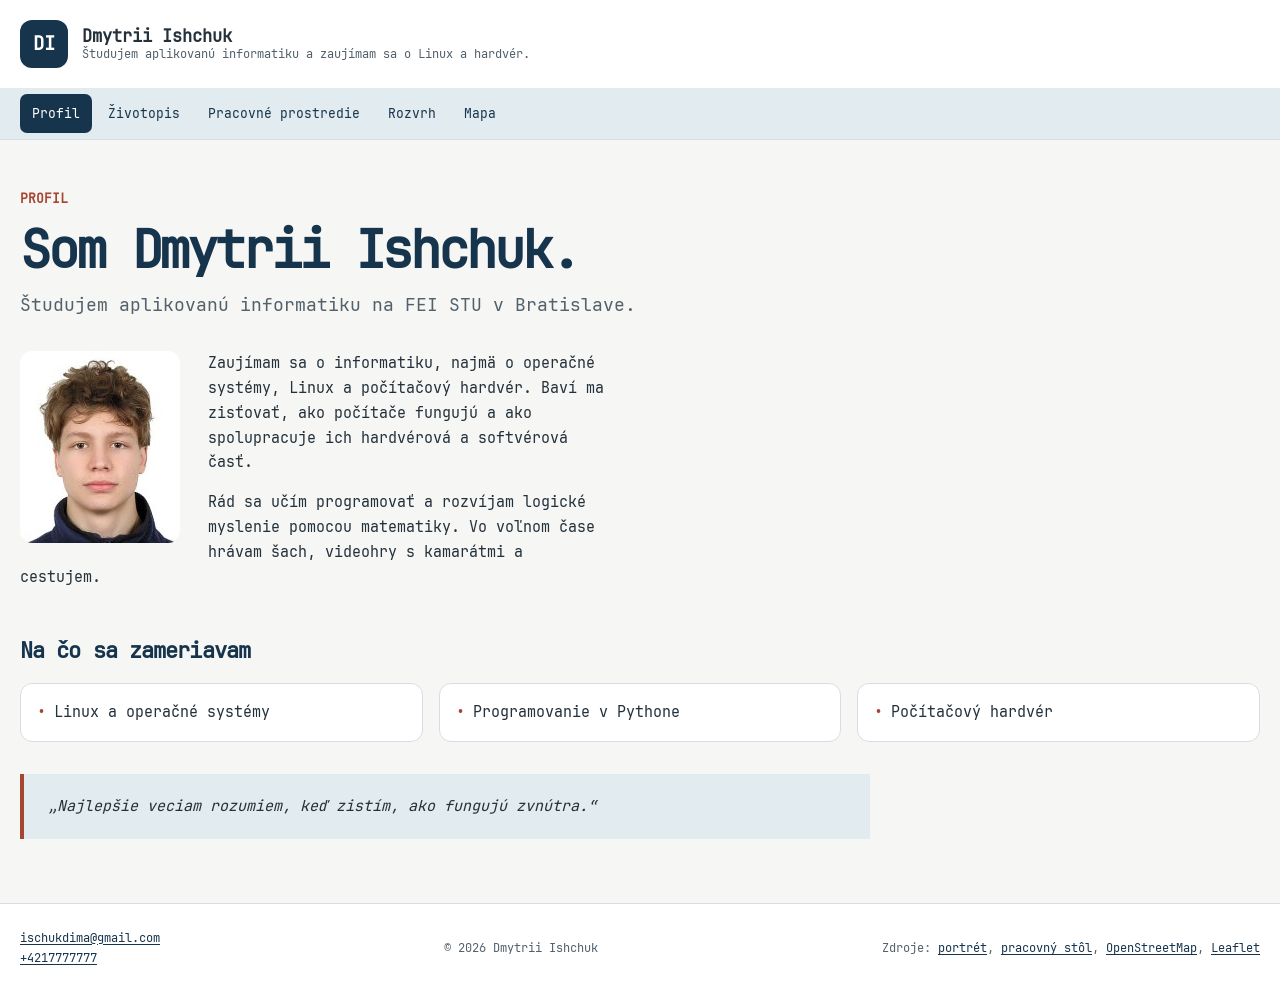
<file: index.html>
<!doctype html>
<html lang="sk">
<head>
  <meta charset="utf-8">
  <meta name="viewport" content="width=device-width, initial-scale=1">
  <meta name="description" content="Profil Dmytrii Ishchuk, študenta aplikovanej informatiky na FEI STU so záujmom o Linux, Python a počítačový hardvér.">
  <meta property="og:title" content="Dmytrii Ishchuk | Profil">
  <meta property="og:description" content="Študujem aplikovanú informatiku na FEI STU a zaujímam sa o Linux, Python a počítačový hardvér.">
  <meta property="og:image" content="img/me.jpeg">
  <title>Dmytrii Ishchuk | Profil</title>
  <link rel="icon" type="image/png" href="favicon.png">
  <link rel="stylesheet" href="css/styles.css">
  <script src="js/script.js" defer></script>
</head>
<body>
  <a class="skip-link" href="#content">Preskočiť na obsah</a>

  <header class="site-header">
    <div class="container masthead">
      <a class="brand" href="index.html" aria-label="Dmytrii Ishchuk – úvodná stránka">
        <span class="monogram" aria-hidden="true">DI</span>
        <span class="brand-text">
          <strong>Dmytrii Ishchuk</strong>
          <small>Študujem aplikovanú informatiku a zaujímam sa o Linux a hardvér.</small>
        </span>
      </a>
    </div>

    <div class="navigation-bar">
      <div class="container navigation-inner">
        <button class="menu-button" type="button" aria-controls="main-nav" aria-expanded="false">
          <span aria-hidden="true">☰</span> Menu
        </button>
        <nav class="main-nav" id="main-nav" aria-label="Hlavná navigácia">
          <ul>
            <li><a href="index.html" aria-current="page">Profil</a></li>
            <li><a href="pages/cv.html">Životopis</a></li>
            <li><a href="pages/workspace.html">Pracovné prostredie</a></li>
            <li><a href="pages/schedule.html">Rozvrh</a></li>
            <li><a href="pages/map.html">Mapa</a></li>
          </ul>
        </nav>
      </div>
    </div>
  </header>

  <main class="container" id="content">
    <section class="profile-section" aria-labelledby="profile-title">
      <p class="eyebrow">Profil</p>
      <h1 id="profile-title">Som Dmytrii Ishchuk.</h1>
      <p class="lead">Študujem aplikovanú informatiku na FEI STU v Bratislave.</p>

      <div class="profile-copy">
        <img class="portrait" src="img/me.jpeg" alt="Portrét Dmytriia Ishchuka" width="160" height="192" loading="lazy">
        <p>Zaujímam sa o informatiku, najmä o operačné systémy, Linux a počítačový hardvér. Baví ma zisťovať, ako počítače fungujú a ako spolupracuje ich hardvérová a softvérová časť.</p>
        <p>Rád sa učím programovať a rozvíjam logické myslenie pomocou matematiky. Vo voľnom čase hrávam šach, videohry s kamarátmi a cestujem.</p>
      </div>
    </section>

    <section class="interests-section" aria-labelledby="interests-title">
      <h2 id="interests-title">Na čo sa zameriavam</h2>
      <ul class="key-list">
        <li>Linux a operačné systémy</li>
        <li>Programovanie v Pythone</li>
        <li>Počítačový hardvér</li>
      </ul>
    </section>

    <aside class="motto" aria-label="Moje motto">
      <p>„Najlepšie veciam rozumiem, keď zistím, ako fungujú zvnútra.“</p>
    </aside>
  </main>

  <footer class="site-footer">
    <div class="container footer-inner">
      <address>
        <a href="mailto:ischukdima@gmail.com">ischukdima@gmail.com</a>
        <a href="tel:+4217777777">+4217777777</a>
      </address>
      <p>© 2026 Dmytrii Ishchuk</p>
      <p>Zdroje: <a href="img/me.jpeg">portrét</a>, <a href="img/workspace.jpg">pracovný stôl</a>, <a href="https://www.openstreetmap.org/copyright">OpenStreetMap</a>, <a href="https://leafletjs.com/">Leaflet</a></p>
    </div>
  </footer>
</body>
</html>
</file>
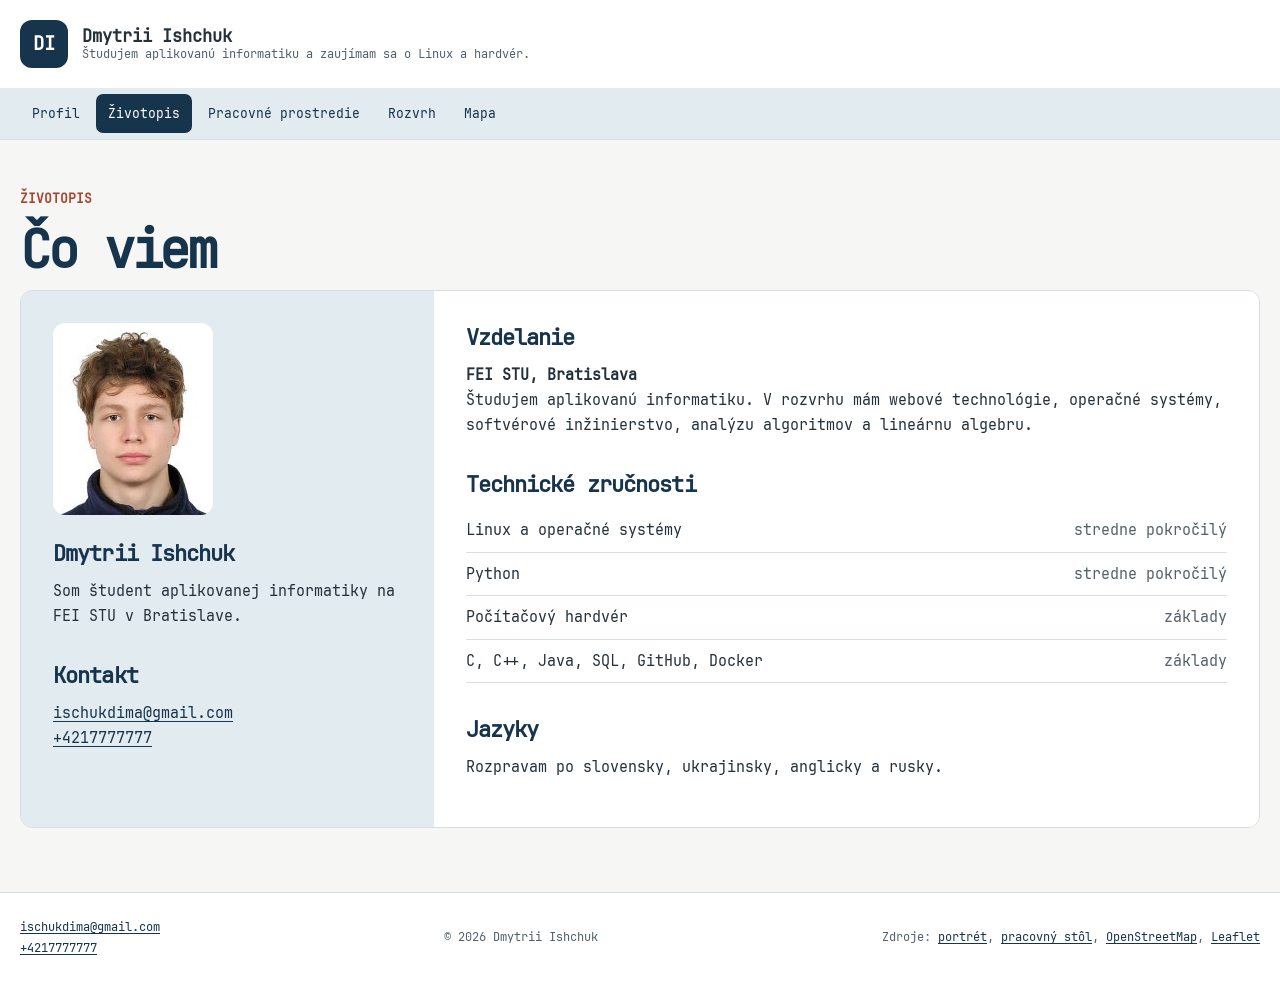
<file: pages/cv.html>
<!doctype html>
<html lang="sk">
<head>
  <meta charset="utf-8">
  <meta name="viewport" content="width=device-width, initial-scale=1">
  <meta name="description" content="Životopis Dmytriia Ishchuka: štúdium aplikovanej informatiky na FEI STU, technické zručnosti a jazyky.">
  <meta property="og:title" content="Dmytrii Ishchuk | Životopis">
  <meta property="og:description" content="Moje vzdelanie, technické zručnosti a jazyky.">
  <meta property="og:image" content="../img/me.jpeg">
  <title>Dmytrii Ishchuk | Životopis</title>
  <link rel="icon" type="image/png" href="../favicon.png">
  <link rel="stylesheet" href="../css/styles.css">
  <link rel="stylesheet" href="../css/print.css" media="print">
  <script src="../js/script.js" defer></script>
</head>
<body>
  <a class="skip-link" href="#content">Preskočiť na obsah</a>
  <header class="site-header">
    <div class="container masthead">
      <a class="brand" href="../index.html" aria-label="Dmytrii Ishchuk – úvodná stránka">
        <span class="monogram" aria-hidden="true">DI</span>
        <span class="brand-text"><strong>Dmytrii Ishchuk</strong><small>Študujem aplikovanú informatiku a zaujímam sa o Linux a hardvér.</small></span>
      </a>
    </div>
    <div class="navigation-bar">
      <div class="container navigation-inner">
        <button class="menu-button" type="button" aria-controls="main-nav" aria-expanded="false"><span aria-hidden="true">☰</span> Menu</button>
        <nav class="main-nav" id="main-nav" aria-label="Hlavná navigácia">
          <ul>
            <li><a href="../index.html">Profil</a></li>
            <li><a href="cv.html" aria-current="page">Životopis</a></li>
            <li><a href="workspace.html">Pracovné prostredie</a></li>
            <li><a href="schedule.html">Rozvrh</a></li>
            <li><a href="map.html">Mapa</a></li>
          </ul>
        </nav>
      </div>
    </div>
  </header>

  <main class="container" id="content">
    <p class="eyebrow">Životopis</p>
    <h1>Čo viem</h1>
    <div class="cv-layout">
      <aside class="cv-sidebar">
        <img class="cv-portrait" src="../img/me.jpeg" alt="Portrét Dmytriia Ishchuka" width="160" height="192" loading="lazy">
        <h2>Dmytrii Ishchuk</h2>
        <p>Som študent aplikovanej informatiky na FEI STU v Bratislave.</p>
        <h2>Kontakt</h2>
        <address>
          <a href="mailto:ischukdima@gmail.com">ischukdima@gmail.com</a>
          <a href="tel:+4217777777">+4217777777</a>
        </address>
      </aside>
      <div class="cv-main">
        <section aria-labelledby="education-title">
          <h2 id="education-title">Vzdelanie</h2>
          <p><strong>FEI STU, Bratislava</strong><br>Študujem aplikovanú informatiku. V rozvrhu mám webové technológie, operačné systémy, softvérové inžinierstvo, analýzu algoritmov a lineárnu algebru.</p>
        </section>
        <section aria-labelledby="skills-title">
          <h2 id="skills-title">Technické zručnosti</h2>
          <ul class="skill-list">
            <li><span>Linux a operačné systémy</span><span>stredne pokročilý</span></li>
            <li><span>Python</span><span>stredne pokročilý</span></li>
            <li><span>Počítačový hardvér</span><span>základy</span></li>
            <li><span>C, C++, Java, SQL, GitHub, Docker</span><span>základy</span></li>
          </ul>
        </section>
        <section aria-labelledby="languages-title">
          <h2 id="languages-title">Jazyky</h2>
          <p>Rozpravam po slovensky, ukrajinsky, anglicky a rusky.</p>
        </section>
      </div>
    </div>
  </main>

  <footer class="site-footer">
    <div class="container footer-inner">
      <address><a href="mailto:ischukdima@gmail.com">ischukdima@gmail.com</a><a href="tel:+4217777777">+4217777777</a></address>
      <p>© 2026 Dmytrii Ishchuk</p>
      <p>Zdroje: <a href="../img/me.jpeg">portrét</a>, <a href="../img/workspace.jpg">pracovný stôl</a>, <a href="https://www.openstreetmap.org/copyright">OpenStreetMap</a>, <a href="https://leafletjs.com/">Leaflet</a></p>
    </div>
  </footer>
</body>
</html>
</file>
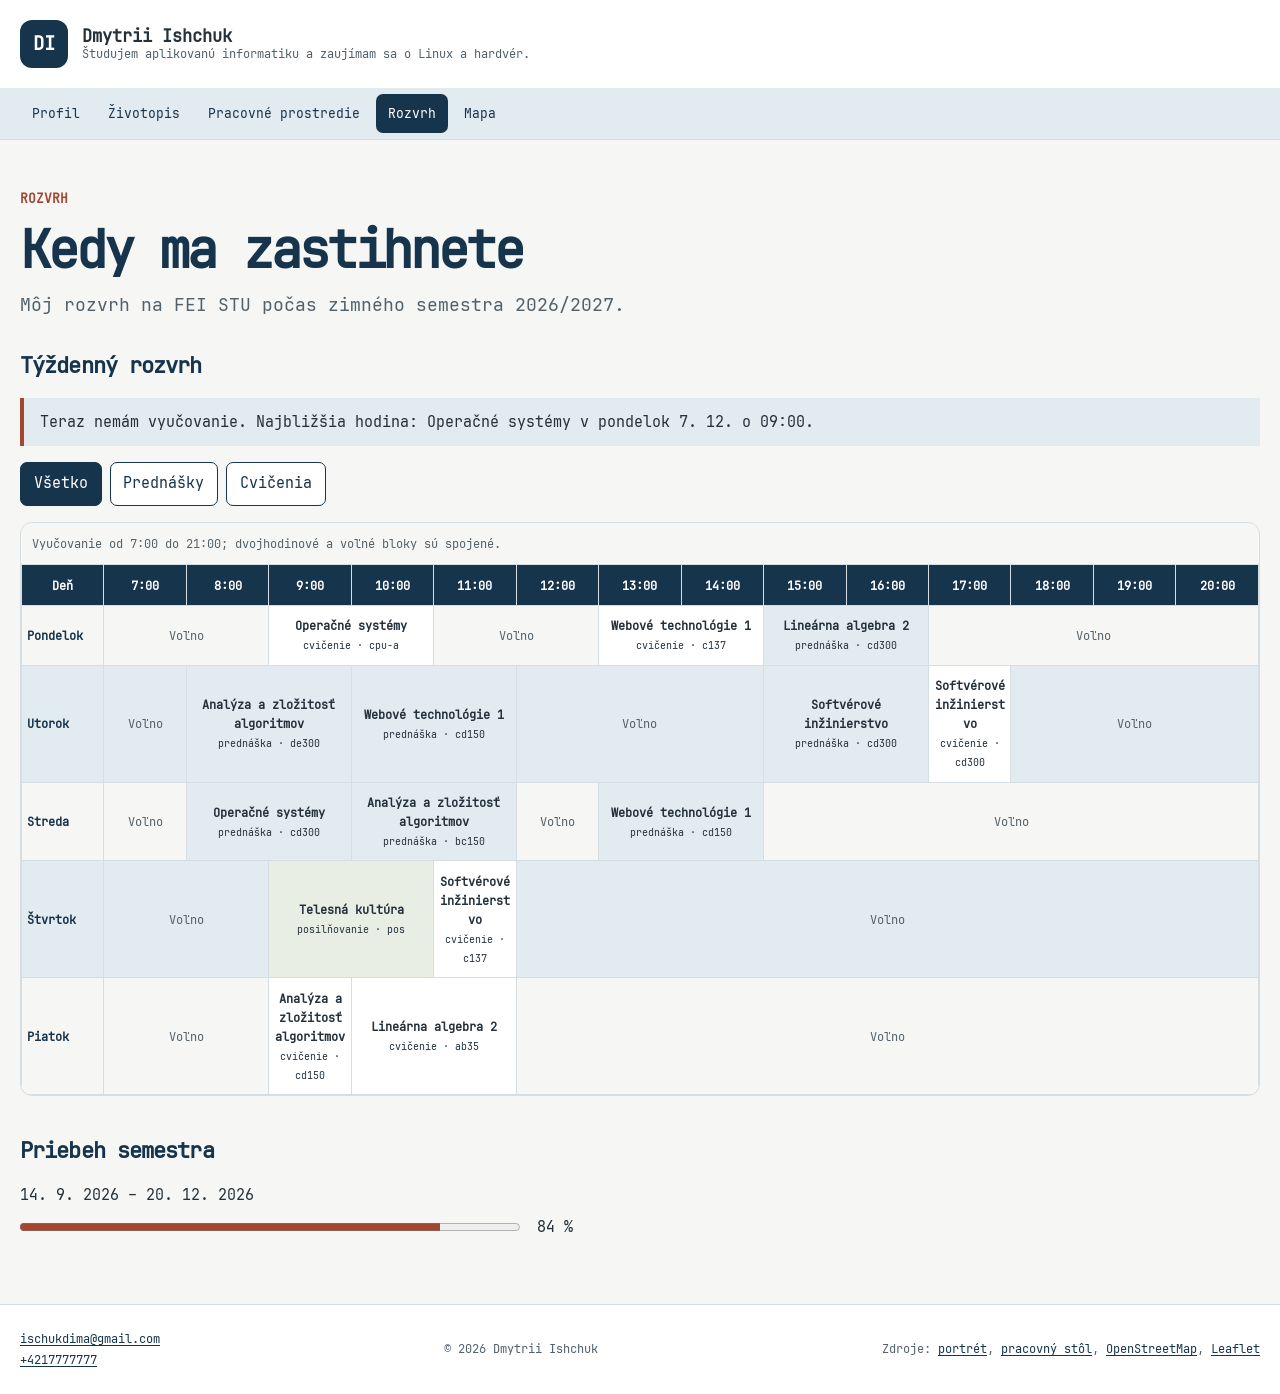
<file: pages/schedule.html>
<!doctype html>
<html lang="sk">
<head>
  <meta charset="utf-8">
  <meta name="viewport" content="width=device-width, initial-scale=1">
  <meta name="description" content="Týždenný rozvrh Dmytriia Ishchuka na FEI STU s aktuálnou hodinou, filtrami a priebehom semestra.">
  <meta property="og:title" content="Dmytrii Ishchuk | Rozvrh">
  <meta property="og:description" content="Kedy mám vyučovanie a kedy sa dá so mnou spojiť.">
  <meta property="og:image" content="../img/me.jpeg">
  <title>Dmytrii Ishchuk | Rozvrh</title>
  <link rel="icon" type="image/png" href="../favicon.png">
  <link rel="stylesheet" href="../css/styles.css">
  <script src="../js/script.js" defer></script>
</head>
<body>
  <a class="skip-link" href="#content">Preskočiť na obsah</a>
  <header class="site-header">
    <div class="container masthead">
      <a class="brand" href="../index.html" aria-label="Dmytrii Ishchuk – úvodná stránka">
        <span class="monogram" aria-hidden="true">DI</span>
        <span class="brand-text"><strong>Dmytrii Ishchuk</strong><small>Študujem aplikovanú informatiku a zaujímam sa o Linux a hardvér.</small></span>
      </a>
    </div>
    <div class="navigation-bar">
      <div class="container navigation-inner">
        <button class="menu-button" type="button" aria-controls="main-nav" aria-expanded="false"><span aria-hidden="true">☰</span> Menu</button>
        <nav class="main-nav" id="main-nav" aria-label="Hlavná navigácia">
          <ul>
            <li><a href="../index.html">Profil</a></li>
            <li><a href="cv.html">Životopis</a></li>
            <li><a href="workspace.html">Pracovné prostredie</a></li>
            <li><a href="schedule.html" aria-current="page">Rozvrh</a></li>
            <li><a href="map.html">Mapa</a></li>
          </ul>
        </nav>
      </div>
    </div>
  </header>

  <main class="container" id="content">
    <p class="eyebrow">Rozvrh</p>
    <h1>Kedy ma zastihnete</h1>
    <p class="lead">Môj rozvrh na FEI STU počas zimného semestra 2026/2027.</p>

    <section aria-labelledby="schedule-title">
      <h2 id="schedule-title">Týždenný rozvrh</h2>
      <p id="lesson-status" class="status-message" role="status">Kontrolujem aktuálnu hodinu…</p>
      <div class="filter-buttons" role="group" aria-label="Filter rozvrhu">
        <button type="button" data-filter="all" aria-pressed="true">Všetko</button>
        <button type="button" data-filter="lecture" aria-pressed="false">Prednášky</button>
        <button type="button" data-filter="exercise" aria-pressed="false">Cvičenia</button>
      </div>
      <p id="filter-status" class="status-message" role="status" hidden></p>

      <div class="table-scroll" role="region" tabindex="0" aria-label="Rozvrh, posúvajte vodorovne na úzkych obrazovkách">
        <table class="schedule-table">
          <caption>Vyučovanie od 7:00 do 21:00; dvojhodinové a voľné bloky sú spojené.</caption>
          <thead>
            <tr><th scope="col">Deň</th><th scope="col">7:00</th><th scope="col">8:00</th><th scope="col">9:00</th><th scope="col">10:00</th><th scope="col">11:00</th><th scope="col">12:00</th><th scope="col">13:00</th><th scope="col">14:00</th><th scope="col">15:00</th><th scope="col">16:00</th><th scope="col">17:00</th><th scope="col">18:00</th><th scope="col">19:00</th><th scope="col">20:00</th></tr>
          </thead>
          <tbody>
            <tr>
              <th scope="row">Pondelok</th>
              <td colspan="2" class="free">Voľno</td>
              <td colspan="2" class="lesson exercise" data-day="1" data-start="09:00" data-end="10:50"><span class="lesson-content">Operačné systémy<br><small>cvičenie · cpu-a</small></span></td>
              <td colspan="2" class="free">Voľno</td>
              <td colspan="2" class="lesson exercise" data-day="1" data-start="13:00" data-end="14:50"><span class="lesson-content">Webové technológie 1<br><small>cvičenie · c137</small></span></td>
              <td colspan="2" class="lesson lecture" data-day="1" data-start="15:00" data-end="16:50"><span class="lesson-content">Lineárna algebra 2<br><small>prednáška · cd300</small></span></td>
              <td colspan="4" class="free">Voľno</td>
            </tr>
            <tr>
              <th scope="row">Utorok</th>
              <td class="free">Voľno</td>
              <td colspan="2" class="lesson lecture" data-day="2" data-start="08:00" data-end="09:50"><span class="lesson-content">Analýza a zložitosť algoritmov<br><small>prednáška · de300</small></span></td>
              <td colspan="2" class="lesson lecture" data-day="2" data-start="10:00" data-end="11:50"><span class="lesson-content">Webové technológie 1<br><small>prednáška · cd150</small></span></td>
              <td colspan="3" class="free">Voľno</td>
              <td colspan="2" class="lesson lecture" data-day="2" data-start="15:00" data-end="16:50"><span class="lesson-content">Softvérové inžinierstvo<br><small>prednáška · cd300</small></span></td>
              <td class="lesson exercise" data-day="2" data-start="17:00" data-end="17:50"><span class="lesson-content">Softvérové inžinierstvo<br><small>cvičenie · cd300</small></span></td>
              <td colspan="3" class="free">Voľno</td>
            </tr>
            <tr>
              <th scope="row">Streda</th>
              <td class="free">Voľno</td>
              <td colspan="2" class="lesson lecture" data-day="3" data-start="08:00" data-end="09:50"><span class="lesson-content">Operačné systémy<br><small>prednáška · cd300</small></span></td>
              <td colspan="2" class="lesson lecture" data-day="3" data-start="10:00" data-end="11:50"><span class="lesson-content">Analýza a zložitosť algoritmov<br><small>prednáška · bc150</small></span></td>
              <td class="free">Voľno</td>
              <td colspan="2" class="lesson lecture" data-day="3" data-start="13:00" data-end="14:50"><span class="lesson-content">Webové technológie 1<br><small>prednáška · cd150</small></span></td>
              <td colspan="6" class="free">Voľno</td>
            </tr>
            <tr>
              <th scope="row">Štvrtok</th>
              <td colspan="2" class="free">Voľno</td>
              <td colspan="2" class="lesson physical" data-day="4" data-start="09:00" data-end="10:50"><span class="lesson-content">Telesná kultúra<br><small>posilňovanie · pos</small></span></td>
              <td class="lesson exercise" data-day="4" data-start="11:00" data-end="11:50"><span class="lesson-content">Softvérové inžinierstvo<br><small>cvičenie · c137</small></span></td>
              <td colspan="9" class="free">Voľno</td>
            </tr>
            <tr>
              <th scope="row">Piatok</th>
              <td colspan="2" class="free">Voľno</td>
              <td class="lesson exercise" data-day="5" data-start="09:00" data-end="09:50"><span class="lesson-content">Analýza a zložitosť algoritmov<br><small>cvičenie · cd150</small></span></td>
              <td colspan="2" class="lesson exercise" data-day="5" data-start="10:00" data-end="11:50"><span class="lesson-content">Lineárna algebra 2<br><small>cvičenie · ab35</small></span></td>
              <td colspan="9" class="free">Voľno</td>
            </tr>
          </tbody>
        </table>
      </div>
    </section>

    <section class="semester-section" aria-labelledby="semester-title">
      <h2 id="semester-title">Priebeh semestra</h2>
      <p>14. 9. 2026 – 20. 12. 2026</p>
      <progress id="semester-progress" max="100" value="0">0 %</progress>
      <output id="semester-percent" for="semester-progress">0 %</output>
    </section>
  </main>

  <footer class="site-footer">
    <div class="container footer-inner">
      <address><a href="mailto:ischukdima@gmail.com">ischukdima@gmail.com</a><a href="tel:+4217777777">+4217777777</a></address>
      <p>© 2026 Dmytrii Ishchuk</p>
      <p>Zdroje: <a href="../img/me.jpeg">portrét</a>, <a href="../img/workspace.jpg">pracovný stôl</a>, <a href="https://www.openstreetmap.org/copyright">OpenStreetMap</a>, <a href="https://leafletjs.com/">Leaflet</a></p>
    </div>
  </footer>
</body>
</html>
</file>
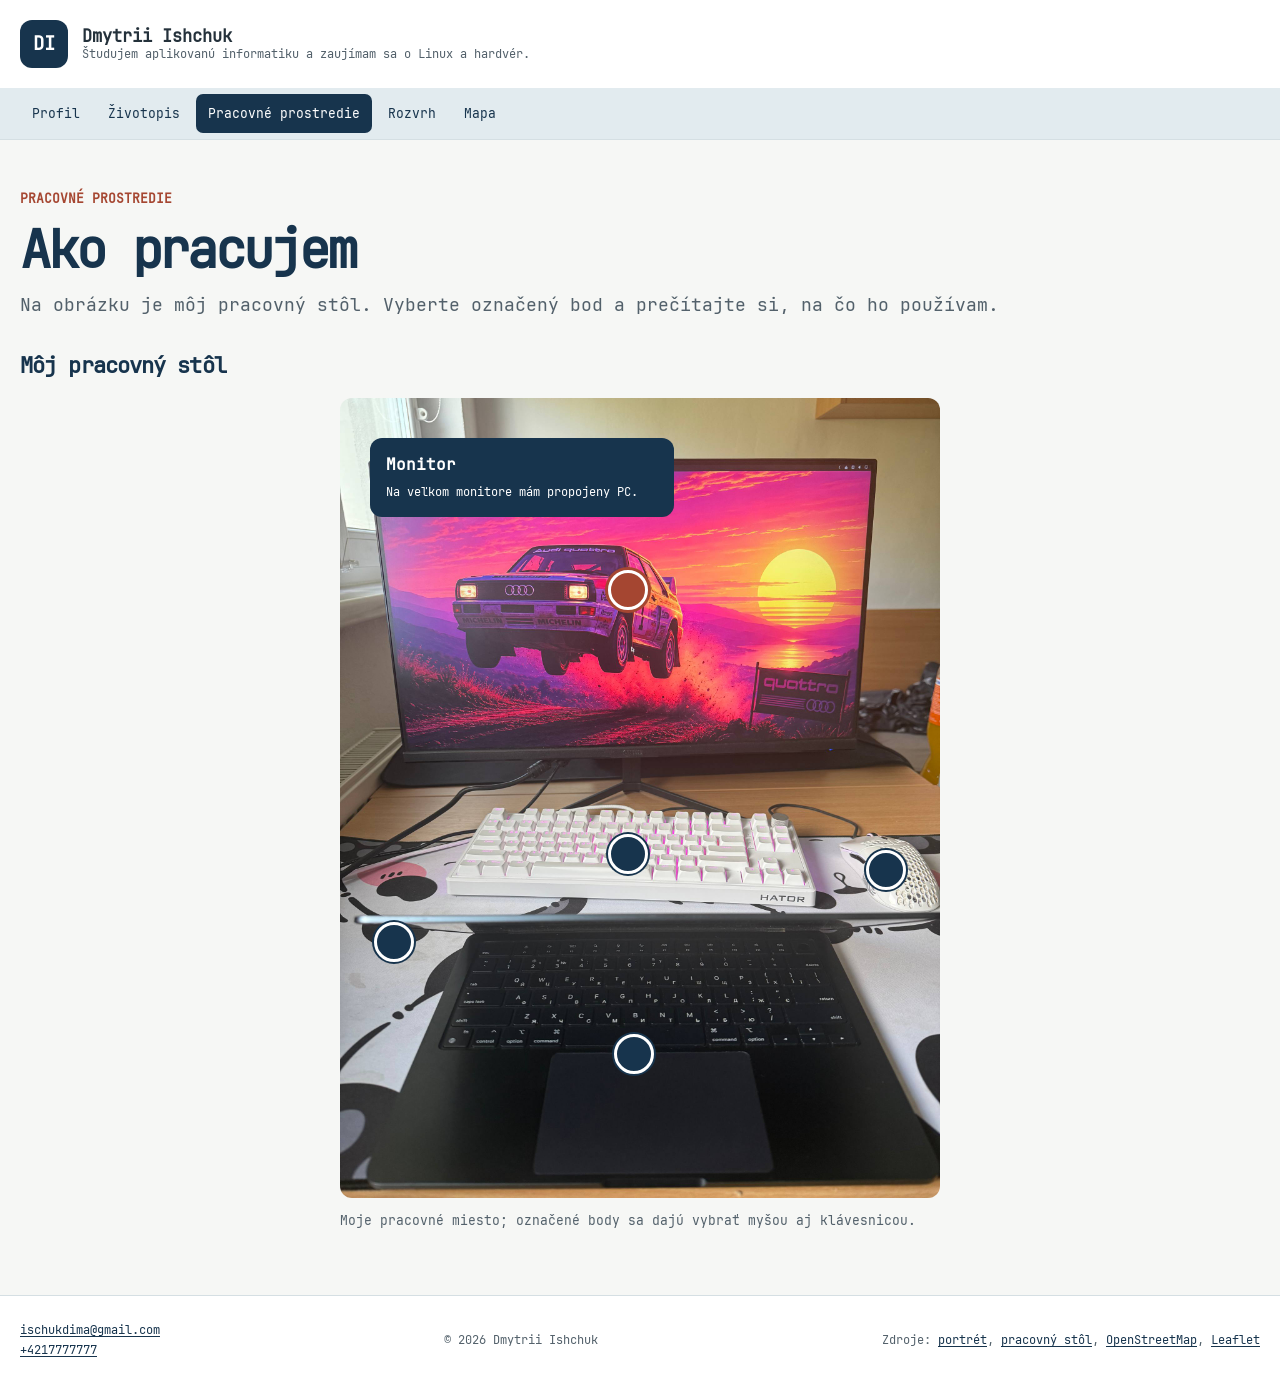
<file: pages/workspace.html>
<!doctype html>
<html lang="sk">
<head>
  <meta charset="utf-8">
  <meta name="viewport" content="width=device-width, initial-scale=1">
  <meta name="description" content="Interaktívny pohľad na pracovné prostredie Dmytriia Ishchuka a nástroje, ktoré používa pri štúdiu informatiky.">
  <meta property="og:title" content="Dmytrii Ishchuk | Pracovné prostredie">
  <meta property="og:description" content="Pozrite si päť častí môjho pracovného miesta.">
  <meta property="og:image" content="../img/workspace.jpg">
  <title>Dmytrii Ishchuk | Pracovné prostredie</title>
  <link rel="icon" type="image/png" href="../favicon.png">
  <link rel="stylesheet" href="../css/styles.css">
  <script src="../js/script.js" defer></script>
</head>
<body>
  <a class="skip-link" href="#content">Preskočiť na obsah</a>
  <header class="site-header">
    <div class="container masthead">
      <a class="brand" href="../index.html" aria-label="Dmytrii Ishchuk – úvodná stránka">
        <span class="monogram" aria-hidden="true">DI</span>
        <span class="brand-text"><strong>Dmytrii Ishchuk</strong><small>Študujem aplikovanú informatiku a zaujímam sa o Linux a hardvér.</small></span>
      </a>
    </div>
    <div class="navigation-bar">
      <div class="container navigation-inner">
        <button class="menu-button" type="button" aria-controls="main-nav" aria-expanded="false"><span aria-hidden="true">☰</span> Menu</button>
        <nav class="main-nav" id="main-nav" aria-label="Hlavná navigácia">
          <ul>
            <li><a href="../index.html">Profil</a></li>
            <li><a href="cv.html">Životopis</a></li>
            <li><a href="workspace.html" aria-current="page">Pracovné prostredie</a></li>
            <li><a href="schedule.html">Rozvrh</a></li>
            <li><a href="map.html">Mapa</a></li>
          </ul>
        </nav>
      </div>
    </div>
  </header>

  <main class="container" id="content">
    <p class="eyebrow">Pracovné prostredie</p>
    <h1>Ako pracujem</h1>
    <p class="lead">Na obrázku je môj pracovný stôl. Vyberte označený bod a prečítajte si, na čo ho používam.</p>

    <section aria-labelledby="desk-title">
      <h2 id="desk-title">Môj pracovný stôl</h2>
      <figure class="workspace-figure">
        <div class="workspace-photo">
          <img src="../img/workspace.jpg" alt="Pracovný stôl s monitorom, bielou klávesnicou, myšou, notebookom a podložkou" width="1920" height="2560">

        <input class="hotspot" type="radio" name="desk-spot" id="spot-monitor" aria-label="Monitor" style="--spot-x: 48%; --spot-y: 24%;" checked>
        <input class="hotspot" type="radio" name="desk-spot" id="spot-keyboard" aria-label="Biela klávesnica" style="--spot-x: 48%; --spot-y: 57%;">
        <input class="hotspot" type="radio" name="desk-spot" id="spot-mouse" aria-label="Myš" style="--spot-x: 91%; --spot-y: 59%;">
        <input class="hotspot" type="radio" name="desk-spot" id="spot-laptop" aria-label="Notebook" style="--spot-x: 49%; --spot-y: 82%;">
        <input class="hotspot" type="radio" name="desk-spot" id="spot-mat" aria-label="Podložka na stole" style="--spot-x: 9%; --spot-y: 68%;">

        <div class="hotspot-panels" aria-live="polite">
          <article class="hotspot-panel panel-monitor"><h3>Monitor</h3><p>Na veľkom monitore mám propojeny PC.</p></article>
          <article class="hotspot-panel panel-keyboard"><h3>Klávesnica</h3><p>Klávesnicu používam pri programovaní v Pythone a pri písaní školských projektov.</p></article>
          <article class="hotspot-panel panel-mouse"><h3>Myš</h3><p>Myš mi pomáha pri práci s grafickým prostredím a pri úpravách dokumentov.</p></article>
          <article class="hotspot-panel panel-laptop"><h3>Notebook</h3><p>Na notebooku skúšam Linux a učím sa, ako spolupracuje softvér s hardvérom.</p></article>
          <article class="hotspot-panel panel-mat"><h3>Podložka</h3><p>Veľká podložka mi dáva dosť miesta pre klávesnicu aj myš.</p></article>
        </div>
        </div>
        <figcaption>Moje pracovné miesto; označené body sa dajú vybrať myšou aj klávesnicou.</figcaption>
      </figure>
    </section>
  </main>

  <footer class="site-footer">
    <div class="container footer-inner">
      <address><a href="mailto:ischukdima@gmail.com">ischukdima@gmail.com</a><a href="tel:+4217777777">+4217777777</a></address>
      <p>© 2026 Dmytrii Ishchuk</p>
      <p>Zdroje: <a href="../img/me.jpeg">portrét</a>, <a href="../img/workspace.jpg">pracovný stôl</a>, <a href="https://www.openstreetmap.org/copyright">OpenStreetMap</a>, <a href="https://leafletjs.com/">Leaflet</a></p>
    </div>
  </footer>
</body>
</html>
</file>
<file: css/styles.css>
@font-face {
  font-family: "JetBrains Mono";
  src: url("../fonts/jetbrains-mono.woff2") format("woff2");
  font-style: normal;
  font-weight: 400;
  font-display: swap;
}

:root {
  --brand-primary: #17344d;
  --brand-secondary: #e2ebef;
  --accent: #a54631;
  --text: #24313b;
  --muted: #53616b;
  --background: #f6f7f5;
  --surface: #ffffff;
  --border: #d5dfe3;
  --physical: #e9eee4;
  --radius: 12px;
  --space: 1rem;
}

* {
  box-sizing: border-box;
}

html {
  scroll-behavior: smooth;
}

body {
  margin: 0;
  background: var(--background);
  color: var(--text);
  font-family: "JetBrains Mono", monospace;
  font-size: 0.94rem;
  line-height: 1.65;
}

a {
  color: var(--brand-primary);
  text-underline-offset: 0.2em;
}

a:hover {
  color: var(--accent);
}

button {
  font: inherit;
}

:focus-visible {
  outline: 3px solid var(--accent);
  outline-offset: 3px;
}

.container {
  width: min(calc(100% - 2rem), 1240px);
  margin-inline: auto;
}

.skip-link {
  position: absolute;
  top: -4rem;
  left: var(--space);
  z-index: 10;
  padding: 0.5rem 0.75rem;
  background: var(--brand-primary);
  color: var(--surface);
}

.skip-link:focus {
  top: 0.5rem;
}

.site-header {
  background: var(--surface);
  border-bottom: 1px solid var(--border);
}

.masthead {
  padding-block: 1.25rem;
}

.brand {
  display: inline-flex;
  align-items: center;
  gap: 0.9rem;
  color: var(--text);
  text-decoration: none;
}

.brand:hover {
  color: var(--brand-primary);
}

.monogram {
  display: grid;
  flex: 0 0 3rem;
  place-items: center;
  width: 3rem;
  height: 3rem;
  border-radius: var(--radius);
  background: var(--brand-primary);
  color: var(--surface);
  font-size: 1.2rem;
  font-weight: 700;
  line-height: 1;
}

.brand-text {
  display: grid;
  line-height: 1.35;
}

.brand-text strong {
  font-size: 1.05rem;
}

.brand-text small {
  color: var(--muted);
  font-size: 0.73rem;
}

.navigation-bar {
  background: var(--brand-secondary);
}

.navigation-inner {
  display: flex;
  align-items: center;
}

.menu-button {
  display: none;
  border: 0;
  background: transparent;
  color: var(--brand-primary);
  cursor: pointer;
}

.main-nav ul {
  display: flex;
  flex-wrap: wrap;
  gap: 0.25rem;
  margin: 0;
  padding: 0.35rem 0;
  list-style: none;
}

.main-nav a {
  display: block;
  padding: 0.55rem 0.75rem;
  border-radius: 7px;
  color: var(--brand-primary);
  font-size: 0.84rem;
  text-decoration: none;
}

.main-nav a:hover,
.main-nav a[aria-current="page"] {
  background: var(--brand-primary);
  color: var(--surface);
}

main {
  padding-block: 3rem 4rem;
}

h1,
h2,
p {
  margin-top: 0;
}

h1,
h2 {
  color: var(--brand-primary);
  line-height: 1.25;
}

h1 {
  margin-bottom: 0.5rem;
  font-size: clamp(2rem, 5vw, 3.25rem);
  letter-spacing: -0.06em;
}

h2 {
  font-size: 1.4rem;
  letter-spacing: -0.04em;
}

.eyebrow {
  margin-bottom: 0.5rem;
  color: var(--accent);
  font-size: 0.8rem;
  font-weight: 700;
  text-transform: uppercase;
}

.lead {
  margin-bottom: 2rem;
  color: var(--muted);
  font-size: 1.1rem;
}

.profile-section {
  max-width: 850px;
}

.profile-copy::after {
  display: block;
  clear: both;
  content: "";
}

.profile-copy p {
  max-width: 65ch;
}

.portrait {
  float: left;
  width: 160px;
  height: 192px;
  margin: 0 1.75rem 1rem 0;
  border-radius: var(--radius);
  object-fit: cover;
}

.interests-section {
  margin-top: 2rem;
}

.key-list {
  display: grid;
  grid-template-columns: repeat(3, minmax(0, 1fr));
  gap: var(--space);
  margin: 0;
  padding: 0;
  list-style: none;
}

.key-list li {
  padding: 1rem;
  border: 1px solid var(--border);
  border-radius: var(--radius);
  background: var(--surface);
}

.key-list li::before {
  margin-right: 0.5rem;
  color: var(--accent);
  content: "•";
}

.motto {
  max-width: 850px;
  margin-top: 2rem;
  padding: 1.25rem 1.5rem;
  border-left: 4px solid var(--accent);
  background: var(--brand-secondary);
  font-style: italic;
}

.motto p {
  margin: 0;
}

.site-footer {
  border-top: 1px solid var(--border);
  background: var(--surface);
  color: var(--muted);
  font-size: 0.78rem;
}

.footer-inner {
  display: flex;
  flex-wrap: wrap;
  align-items: center;
  justify-content: space-between;
  gap: 0.5rem 2rem;
  padding-block: 1.5rem;
}

.footer-inner address {
  display: grid;
  font-style: normal;
}

.footer-inner p {
  margin: 0;
}

.cv-layout {
  display: grid;
  grid-template-columns: minmax(230px, 1fr) 2fr;
  overflow: hidden;
  border: 1px solid var(--border);
  border-radius: var(--radius);
}

.cv-sidebar,
.cv-main {
  padding: 2rem;
}

.cv-sidebar {
  background: var(--brand-secondary);
}

.cv-sidebar h2,
.cv-main h2 {
  margin-bottom: 0.75rem;
}

.cv-sidebar h2:not(:first-of-type),
.cv-main section:not(:first-child) {
  margin-top: 2rem;
}

.cv-portrait {
  display: block;
  width: 160px;
  height: 192px;
  margin-bottom: 1.5rem;
  border-radius: var(--radius);
  object-fit: cover;
}

.cv-sidebar address {
  display: grid;
  font-style: normal;
  overflow-wrap: anywhere;
}

.cv-main {
  background: var(--surface);
}

.skill-list {
  margin: 0;
  padding: 0;
  list-style: none;
}

.skill-list li {
  display: flex;
  flex-wrap: wrap;
  justify-content: space-between;
  gap: 0.25rem 1rem;
  padding: 0.55rem 0;
  border-bottom: 1px solid var(--border);
}

.skill-list li span:last-child {
  color: var(--muted);
}

.workspace-figure {
  max-width: 600px;
  margin: 0 auto;
}

.workspace-photo {
  position: relative;
}

.workspace-photo > img {
  display: block;
  width: 100%;
  height: auto;
  border-radius: var(--radius);
}

.hotspot {
  appearance: none;
  position: absolute;
  z-index: 2;
  top: var(--spot-y);
  left: var(--spot-x);
  width: 2.5rem;
  height: 2.5rem;
  margin: 0;
  transform: translate(-50%, -50%);
  border: 3px solid var(--surface);
  border-radius: 50%;
  background: var(--brand-primary);
  box-shadow: 0 0 0 2px var(--brand-primary);
  cursor: pointer;
}

.hotspot:hover,
.hotspot:checked {
  background: var(--accent);
  box-shadow: 0 0 0 3px var(--accent);
}

.hotspot-panels {
  position: absolute;
  z-index: 1;
  inset: 0;
}

.hotspot-panel {
  position: absolute;
  visibility: hidden;
  width: min(19rem, 70%);
  padding: 0.9rem 1rem;
  border-radius: var(--radius);
  background: var(--brand-primary);
  color: var(--surface);
  opacity: 0;
}

.hotspot-panel h3 {
  margin: 0 0 0.25rem;
  font-size: 1rem;
}

.hotspot-panel p {
  margin: 0;
  font-size: 0.78rem;
}

.panel-monitor { top: 5%; left: 5%; }
.panel-keyboard { top: 44%; left: 5%; }
.panel-mouse { top: 46%; left: 5%; }
.panel-laptop { bottom: 4%; right: 4%; }
.panel-mat { top: 60%; left: 20%; }

#spot-monitor:checked ~ .hotspot-panels .panel-monitor,
#spot-keyboard:checked ~ .hotspot-panels .panel-keyboard,
#spot-mouse:checked ~ .hotspot-panels .panel-mouse,
#spot-laptop:checked ~ .hotspot-panels .panel-laptop,
#spot-mat:checked ~ .hotspot-panels .panel-mat {
  visibility: visible;
  opacity: 1;
}

.workspace-figure figcaption {
  margin-top: 0.75rem;
  color: var(--muted);
  font-size: 0.8rem;
}

.status-message {
  padding: 0.75rem 1rem;
  border-left: 4px solid var(--accent);
  background: var(--brand-secondary);
}

.filter-buttons {
  display: flex;
  flex-wrap: wrap;
  gap: 0.5rem;
  margin-bottom: 1rem;
}

.filter-buttons button {
  padding: 0.55rem 0.8rem;
  border: 1px solid var(--brand-primary);
  border-radius: 7px;
  background: var(--surface);
  color: var(--brand-primary);
  cursor: pointer;
}

.filter-buttons button:hover,
.filter-buttons button[aria-pressed="true"] {
  background: var(--brand-primary);
  color: var(--surface);
}

.table-scroll {
  overflow-x: auto;
  border: 1px solid var(--border);
  border-radius: var(--radius);
}

.schedule-table {
  width: 100%;
  min-width: 1200px;
  border-collapse: collapse;
  table-layout: fixed;
  font-size: 0.72rem;
  text-align: center;
}

.schedule-table caption {
  padding: 0.7rem;
  color: var(--muted);
  text-align: left;
}

.schedule-table th,
.schedule-table td {
  padding: 0.65rem 0.3rem;
  border: 1px solid var(--border);
  overflow-wrap: anywhere;
}

.schedule-table thead {
  background: var(--brand-primary);
  color: var(--surface);
}

.schedule-table tbody tr:nth-of-type(even) {
  background: var(--brand-secondary);
}

.schedule-table tbody th {
  color: var(--brand-primary);
  text-align: left;
}

.schedule-table .free {
  color: var(--muted);
}

.schedule-table .lecture {
  background: var(--brand-secondary);
}

.schedule-table .exercise {
  background: var(--surface);
}

.schedule-table .physical {
  background: var(--physical);
}

.schedule-table .lesson {
  font-weight: 700;
}

.schedule-table .lesson small {
  font-weight: 400;
}

.schedule-table .is-current {
  outline: 3px solid var(--accent);
  outline-offset: -3px;
}

.schedule-table .is-filtered {
  background: var(--background);
}

.schedule-table .is-filtered .lesson-content {
  visibility: hidden;
}

.semester-section {
  margin-top: 2.5rem;
}

.semester-section p {
  margin-bottom: 0.5rem;
}

.semester-section progress {
  width: min(100%, 500px);
  height: 1rem;
  accent-color: var(--accent);
}

.semester-section output {
  margin-left: 0.5rem;
}

.map-controls {
  display: grid;
  grid-template-columns: repeat(2, minmax(0, 1fr));
  gap: var(--space);
  margin-block: 1.5rem;
}

.map-controls label {
  display: grid;
  gap: 0.3rem;
  font-weight: 700;
}

.map-controls select {
  width: 100%;
  padding: 0.65rem;
  border: 1px solid var(--border);
  border-radius: 7px;
  background: var(--surface);
  color: var(--text);
  font: inherit;
}

#map {
  height: 480px;
  border: 1px solid var(--border);
  border-radius: var(--radius);
}

@media (max-width: 768px) {
  .navigation-inner {
    display: block;
  }

  .menu-button {
    display: block;
    padding: 0.7rem 0.25rem;
  }

  .main-nav {
    display: none;
  }

  .main-nav.is-open {
    display: block;
  }

  .main-nav ul {
    display: block;
    padding: 0 0 0.5rem;
  }

  .main-nav a {
    padding: 0.65rem 0.75rem;
  }

  main {
    padding-block: 2rem 3rem;
  }

  .key-list {
    grid-template-columns: 1fr;
  }

  .brand-text small {
    max-width: 28ch;
  }

  .portrait {
    float: none;
    width: 160px;
    height: 192px;
    margin: 0 0 1rem;
  }

  .cv-layout {
    grid-template-columns: 1fr;
  }

  .cv-sidebar,
  .cv-main {
    padding: 1.5rem;
  }

  .workspace-photo {
    margin-bottom: 10rem;
  }

  .hotspot-panels {
    top: 100%;
    bottom: auto;
    height: 10rem;
  }

  .hotspot-panel {
    inset: 0;
    width: 100%;
    border-radius: 0 0 var(--radius) var(--radius);
  }

  .map-controls {
    grid-template-columns: 1fr;
  }

  #map {
    height: 360px;
  }
}

@media (prefers-reduced-motion: reduce) {
  html {
    scroll-behavior: auto;
  }
}
</file>
<file: css/print.css>
@media print {
  :root {
    --print-background: #ffffff;
    --print-text: #000000;
  }

  @page {
    size: A4;
    margin: 12mm;
  }

  body {
    background: var(--print-background);
    color: var(--print-text);
    font-size: 9pt;
  }

  .site-header {
    border: 0;
  }

  .monogram {
    border: 1px solid var(--print-text);
    background: var(--print-background);
    color: var(--print-text);
  }

  h1,
  h2,
  .eyebrow {
    color: var(--print-text);
  }

  .navigation-bar,
  .menu-button,
  .site-footer,
  .skip-link {
    display: none;
  }

  .masthead,
  main {
    padding-block: 0 8mm;
  }

  h1 {
    font-size: 20pt;
  }

  h2 {
    font-size: 12pt;
  }

  .cv-layout {
    grid-template-columns: 32% 68%;
    border: 0;
  }

  .cv-sidebar,
  .cv-main {
    padding: 5mm;
    background: var(--print-background);
  }

  .cv-portrait {
    width: 100px;
    height: 120px;
  }

  .cv-sidebar h2:not(:first-of-type),
  .cv-main section:not(:first-child) {
    margin-top: 5mm;
  }
}
</file>
